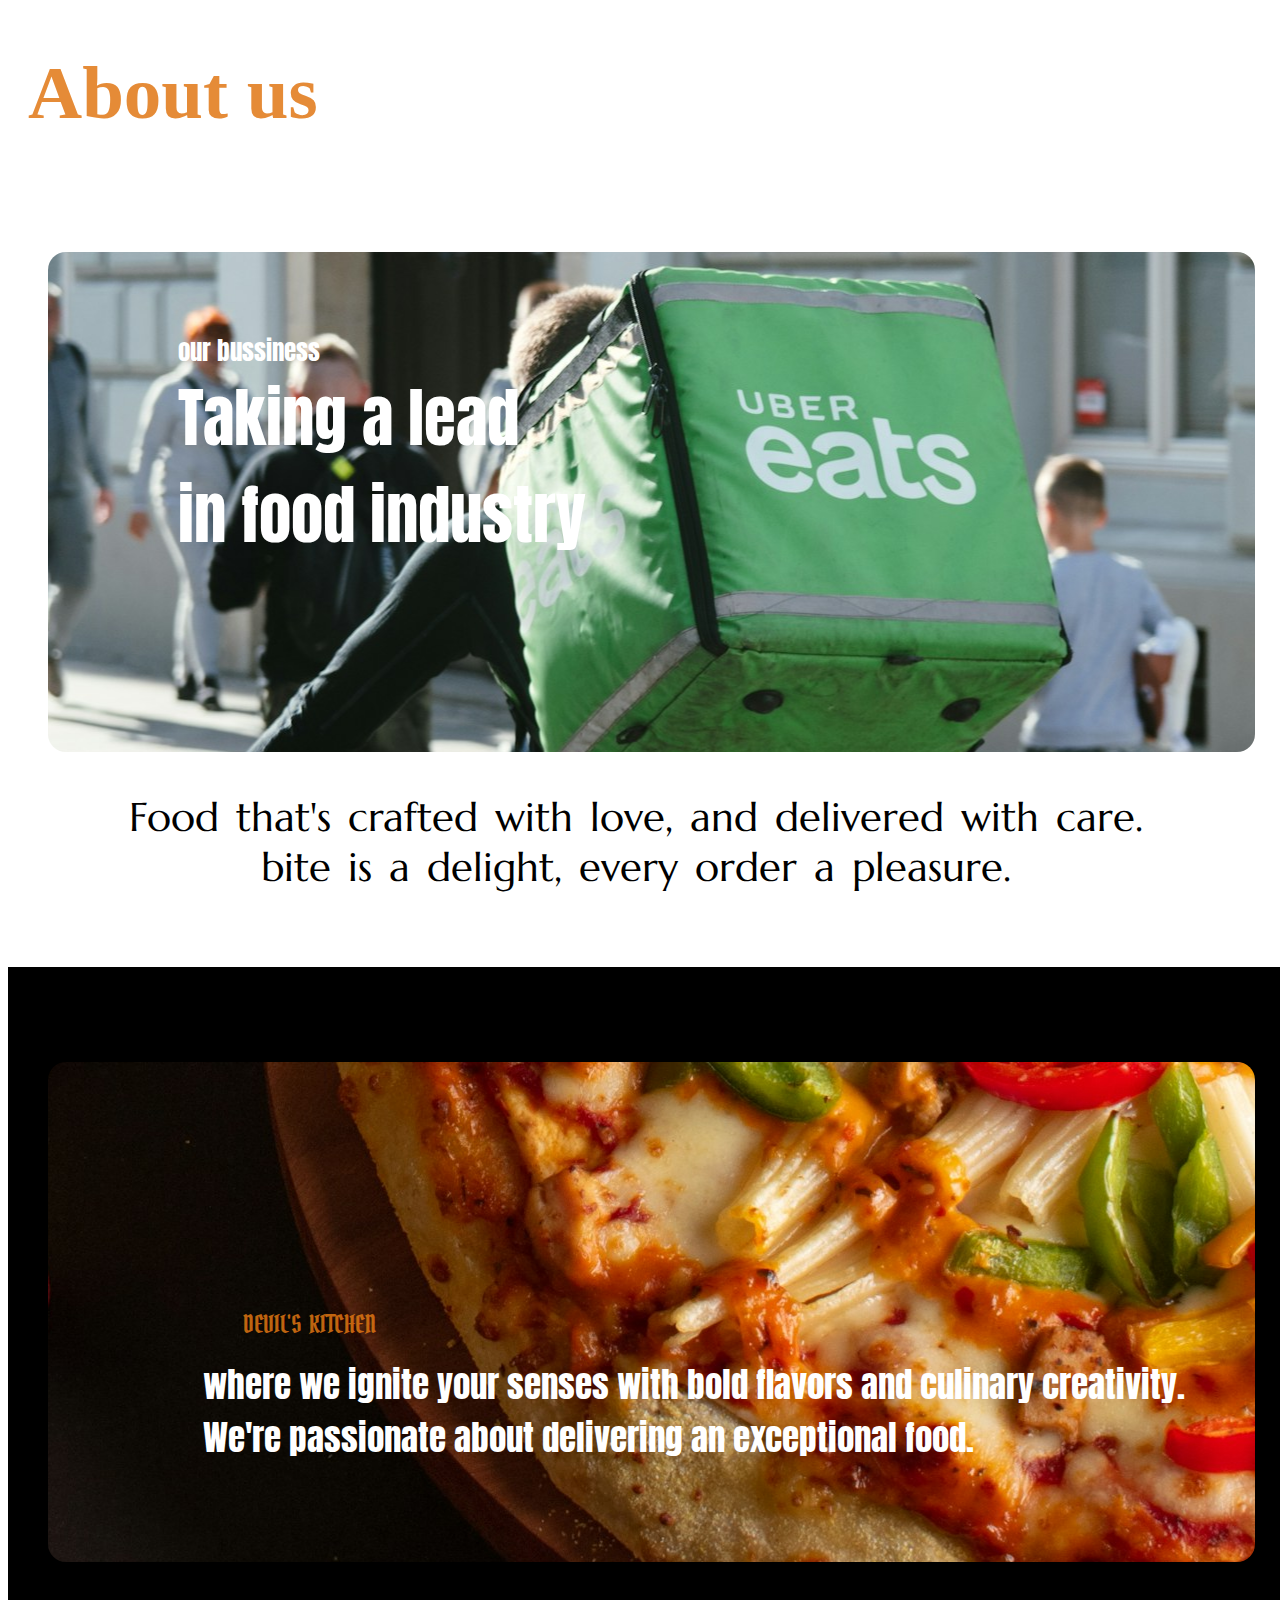
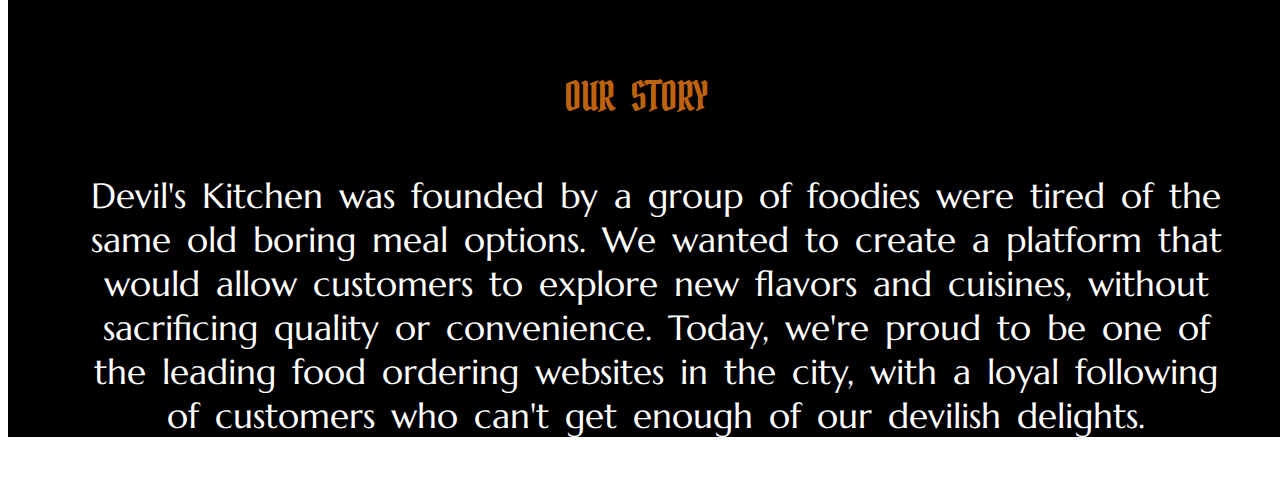
<file: about_us.html>
<!DOCTYPE html>
<html lang="en">

<head>
    <meta charset="UTF-8">
    <meta name="viewport" content="width=device-width, initial-scale=1.0">
    <title>about-us</title>
    <link rel="stylesheet" href="about_us.css">
    <link href="https://fonts.googleapis.com/css2?family=Anton&display=swap" rel="stylesheet">
    <link href="https://fonts.googleapis.com/css2?family=Bokor&family=Marcellus&display=swap" rel="stylesheet">



</head>

<body>
    <h1 class="abt">About us</h1>
    <div class="block1">
        <div class="big_innerblock">
            <p class="big_1"> our bussiness </p>
            <p class="big_2">Taking a lead<br>in food industry</p>
        </div>
        <div class="small_innerblock">
            <p class="small_1" style="font-family: Marcellus;">Food that's crafted with love, and delivered with care.
                <br> bite is a delight, every
                order a pleasure.</p>
        </div>
    </div>

    <div class="block2">
        <div class="big_innerblock2">
            <p class="big_3" style="font-family: Bokor;">DEVIL'S KITCHEN</p>
            <p class="big_4"> where we ignite your senses with bold flavors and culinary creativity.<br> We're
                passionate about delivering
                an exceptional food.</p>

        </div>
        <div class="small_innerblock2">
            <p class="small_2">OUR STORY</p>
            <p class="small_3" style="font-family: Marcellus;">Devil's Kitchen was founded by a group of foodies  were tired of the
                same old boring meal options. We wanted to create a platform that would allow customers to explore new
                flavors and cuisines, without sacrificing quality or convenience. Today, we're proud to be one of the
                leading food ordering websites in the city, with a loyal following of customers who can't get enough of
                our devilish delights.</p>

        </div>
    </div>
</body>

</html>
</file>
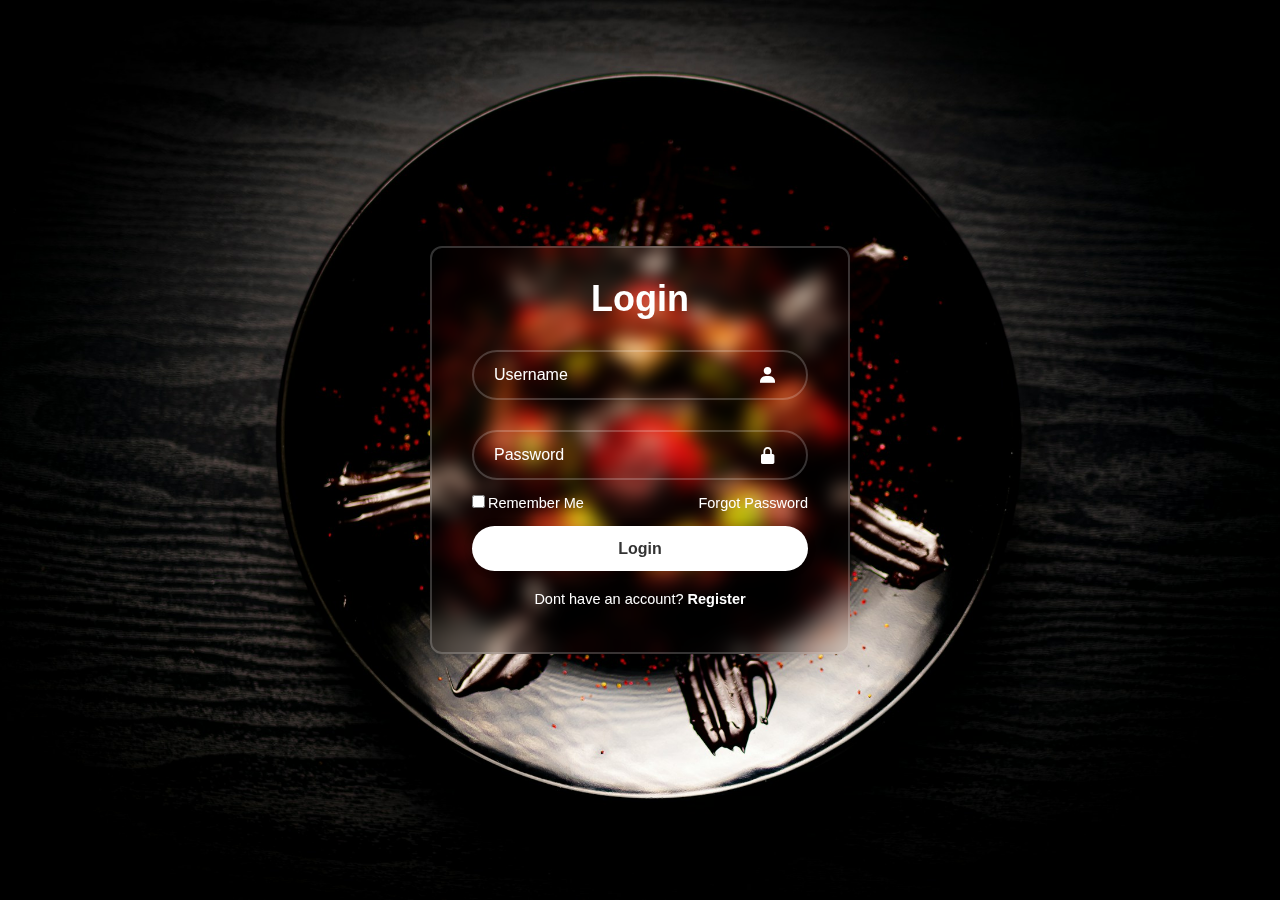
<file: login.html>
<!DOCTYPE html>
<html lang="en">
<head>
  <meta charset="UTF-8">
  <meta name="viewport" content="width=device-width, initial-scale=1.0">
  <title>Login Form | Dan Aleko</title>
  <link rel="stylesheet" href="style1.css">
  <link href='https://unpkg.com/boxicons@2.1.4/css/boxicons.min.css' rel='stylesheet'>
</head>
<body>
  
  <div class="wrapper">
    <form action="">
      <h1>Login</h1>
      <div class="input-box">
        <input type="text" placeholder="Username" required>
        <i class='bx bxs-user'></i>
      </div>
      <div class="input-box">
        <input type="password" placeholder="Password" required>
        <i class='bx bxs-lock-alt' ></i>
      </div>
      <div class="remember-forgot">
        <label><input type="checkbox">Remember Me</label>
        <a href="#">Forgot Password</a>
      </div>
      <button type="submit" class="btn">Login</button>
      <div class="register-link">
        <p>Dont have an account? <a href="./register.html">Register</a></p>
      </div>
    </form>
  </div>
</body>
</html>
</file>
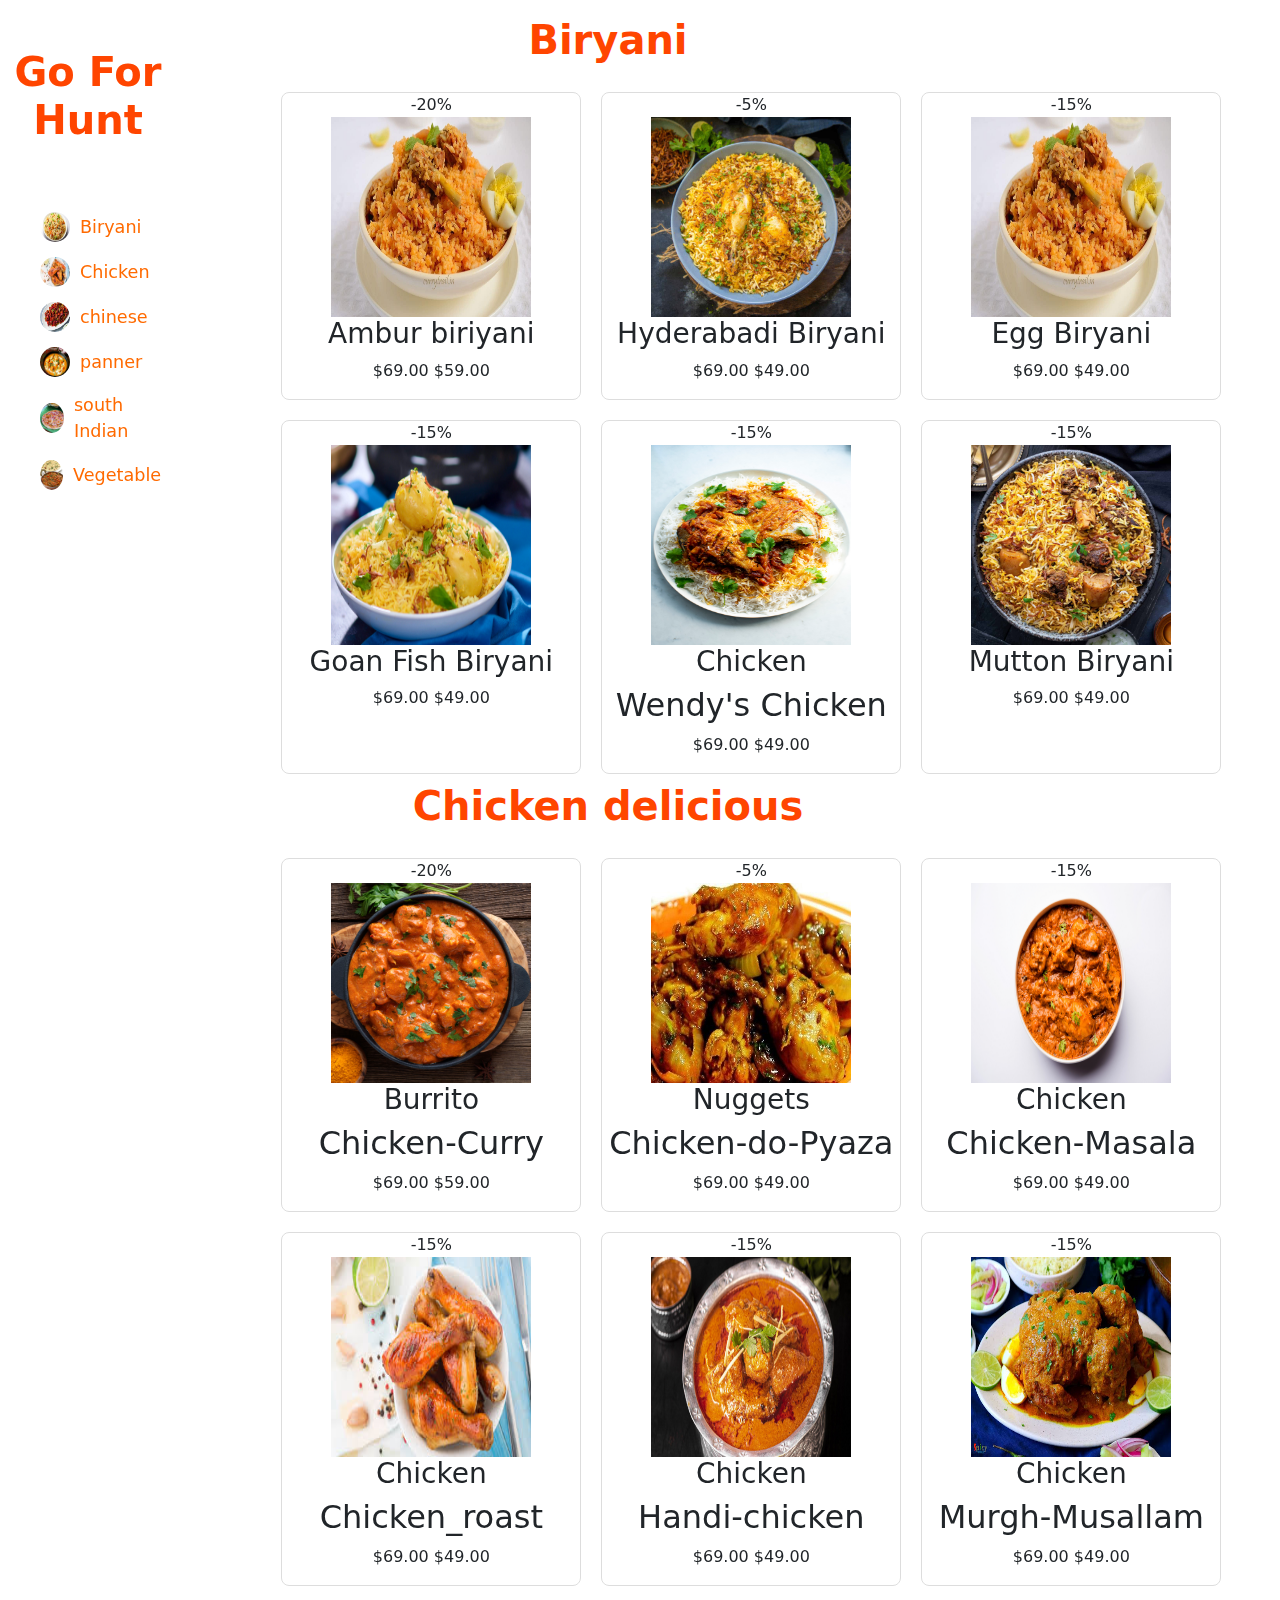
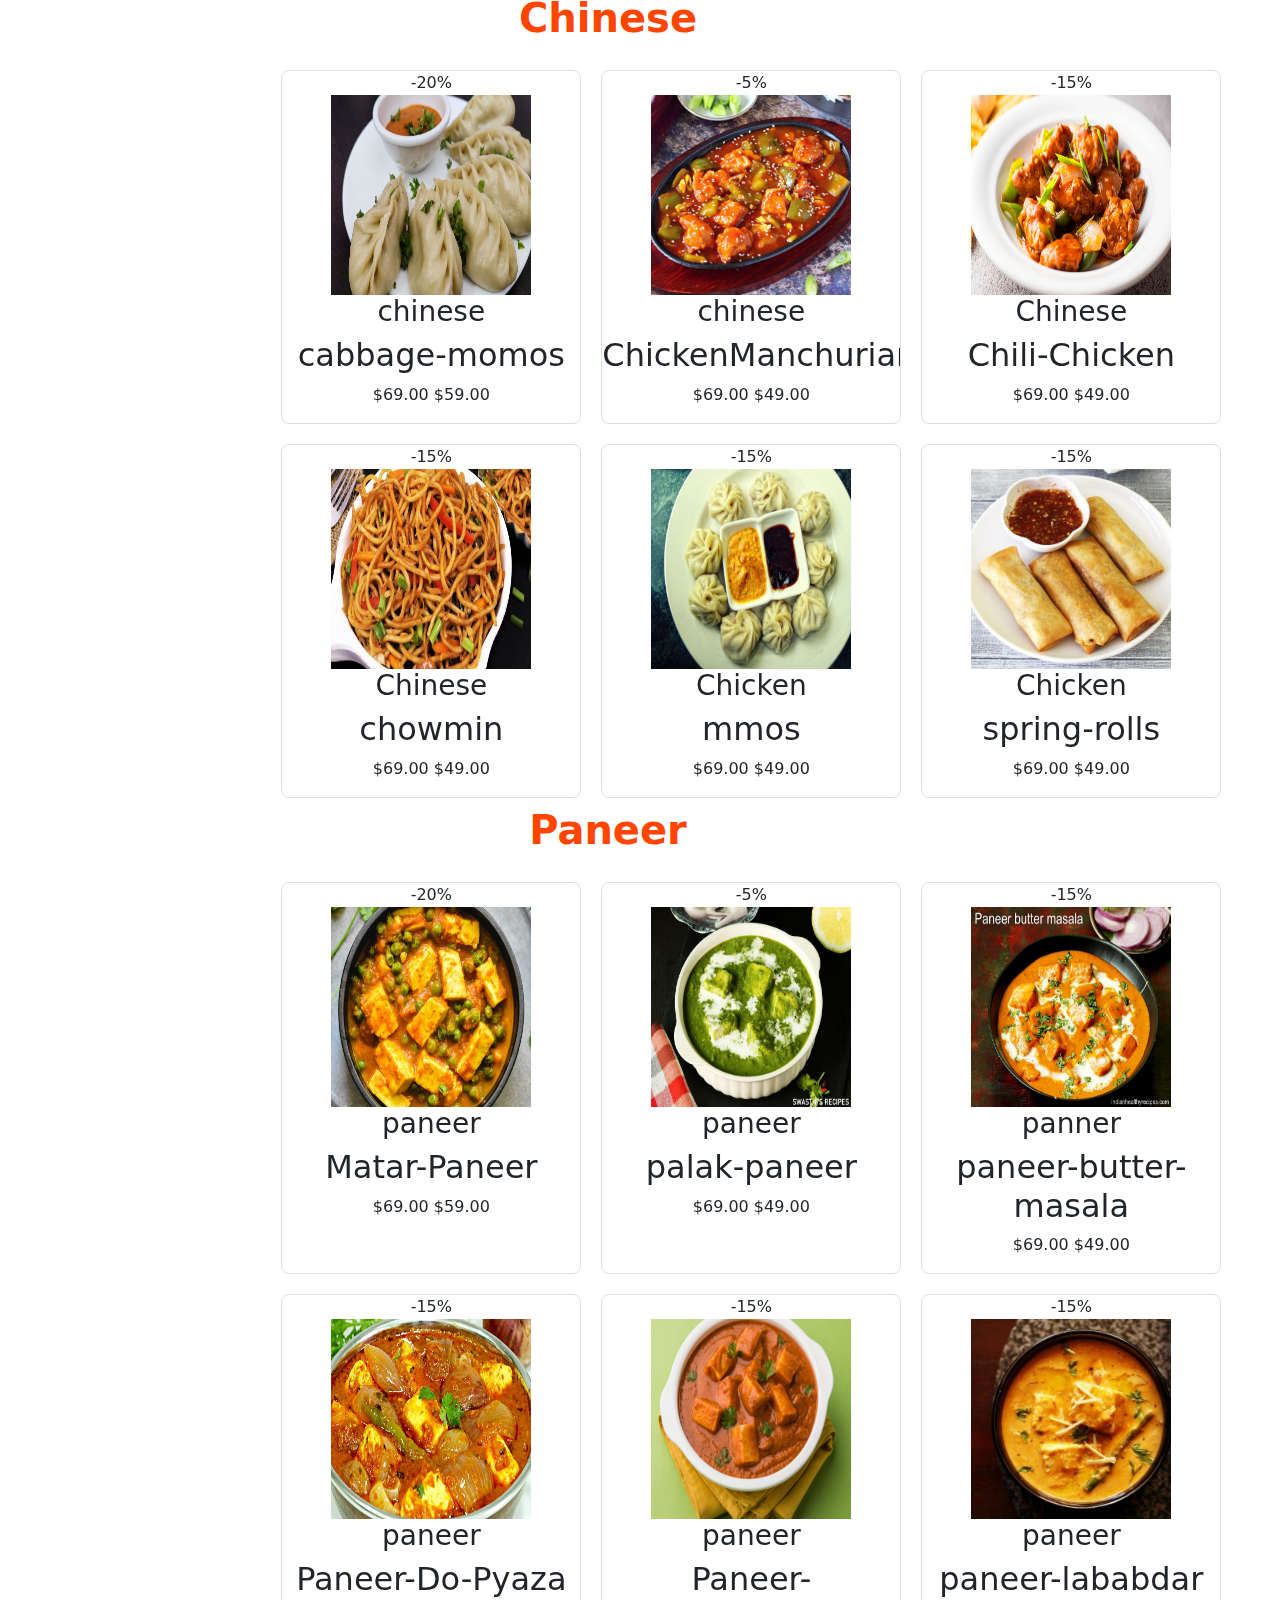
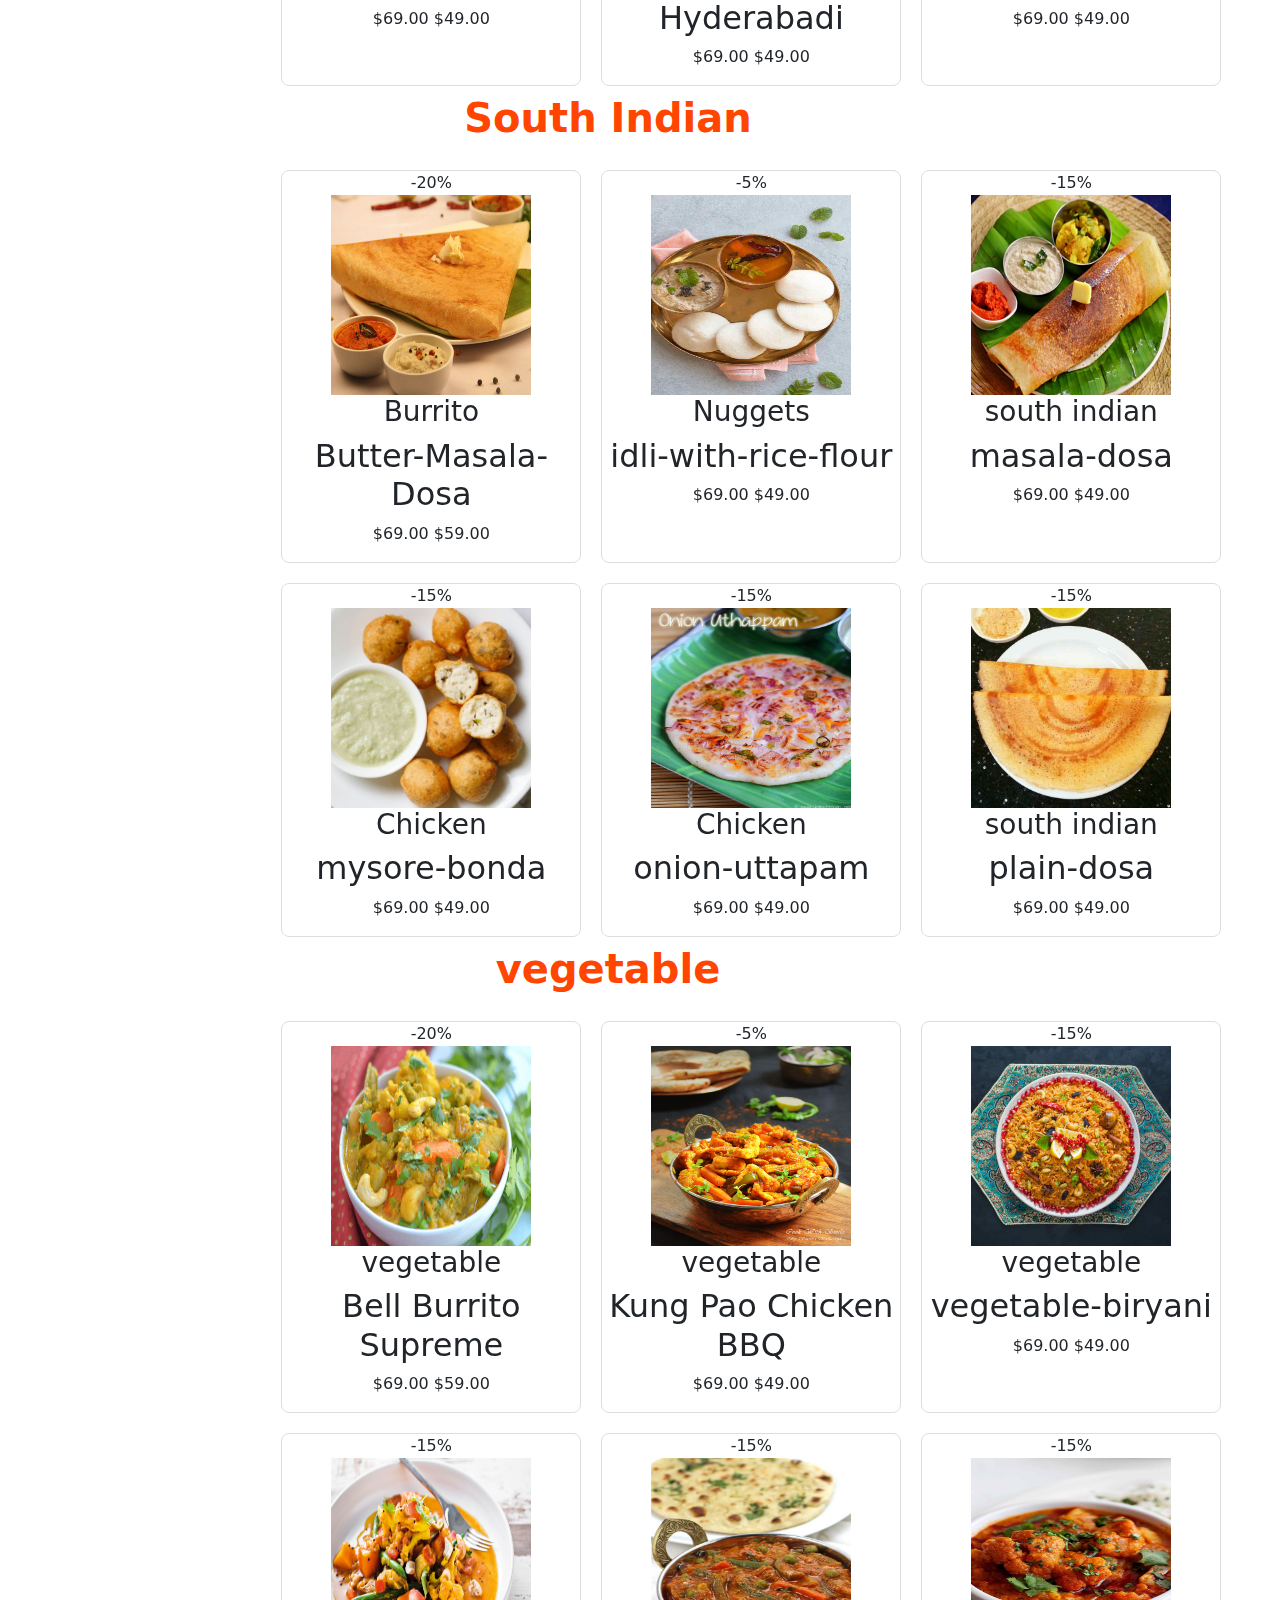
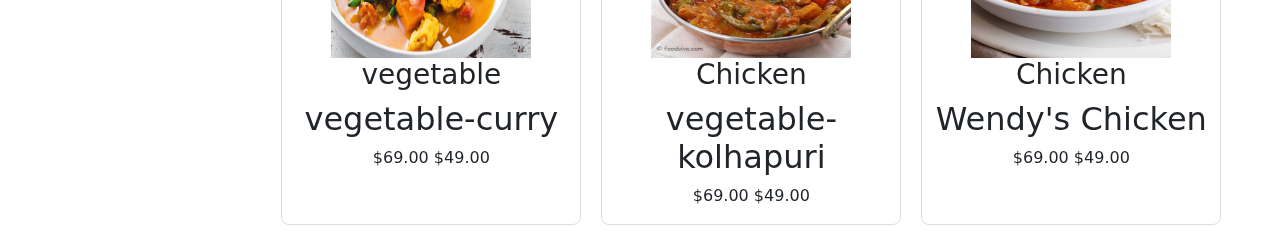
<file: order.html>
<!DOCTYPE html>
<html lang="en">
<head>
    <meta charset="UTF-8">
    <meta name="viewport" content="width=device-width, initial-scale=1.0">
    <title>Biryani Menu</title>
    <link href="https://cdn.jsdelivr.net/npm/bootstrap@5.3.3/dist/css/bootstrap.min.css" rel="stylesheet" integrity="sha384-QWTKZyjpPEjISv5WaRU9OFeRpok6YctnYmDr5pNlyT2bRjXh0JMhjY6hW+ALEwIH" crossorigin="anonymous">
    <script src="https://cdn.jsdelivr.net/npm/bootstrap@5.3.3/dist/js/bootstrap.bundle.min.js" integrity="sha384-YvpcrYf0tY3lHB60NNkmXc5s9fDVZLESaAA55NDzOxhy9GkcIdslK1eN7N6jIeHz" crossorigin="anonymous"></script>
    <style>
        body {
            display: flex;
        }
        .menu {
            max-width: 800px;
            display: grid;
            grid-template-columns: repeat(3, 1fr);
            gap: 20px;
        }
        .menu-item {
            background-color: #fff;
            border: 1px solid #ddd;
            border-radius: 8px;
            overflow: hidden;
            width: 300px;
            text-align: center;
            position: relative;
            cursor: pointer;
        }
        .menu-item img {
            width: 200px;
            height: 200px;
        }
        .sidebar {
            width: 200px;
            position: sticky;
            top: 20px;
            height: 100vh;
            padding-top: 20px;
        }
        .order-now {
            display: none;
            position: absolute;
            top: 50%;
            left: 50%;
            transform: translate(-50%, -50%);
            background-color: #ff6a00;
            color: white;
            padding: 10px;
            border-radius: 5px;
        }
        .text-orange {
            color: #ff4500;
            font-size: 2.5rem;
            font-weight: bold;
            margin-bottom: 20px;
            text-align: center;
        }
        .sidebar ul {
            list-style: none;
            padding: 40px;
        }
        .sidebar ul li {
            margin-bottom: 15px;
        }
        .sidebar ul li a {
            text-decoration: none;
            color: #ff6a00;
            font-size: 1.1rem;
            display: flex;
            align-items: center;
        }
        .sidebar ul li a img {
            margin-right: 10px;
            border-radius: 50%;
            width: 30px;
            height: 30px;
        }
    </style>
</head>
<body>
    
    <div class="row d-flex justify-content-between">
        
    <div class="sidebar col-sm-3 ">
        <h2 class="text-orange p-2">Go For Hunt</h2>
        <ul>
            <li><a href="#one"><img src="./images/biryani/kashmiri.pulao.jpg" alt="Biryani">Biryani</a></li>
            <li><a href="#two"><img src="./images/chicken/Chicken_roast.jpg" alt="Chicken">Chicken</a></li>
            <li><a href="#three"><img src="./images/chinese/szechuan-chicken.jpg" alt="Paneer">chinese</a></li>
            <li><a href="#four"><img src="./images/paneer/paneer-butter-masala.jpg" alt="Vegetable">panner</a></li>
            <li><a href="#five"><img src="./images/south indian/onion-uttapam.jpg" alt="Chinese">south Indian</a></li>
            <li><a href="#six"><img src="./images/vegetable/vegetable-kolhapuri.jpg" alt="South Indian">Vegetable</a></li>
        </ul>
    </div>

    <div class="container col-sm-8  ">
        <div class="div4 p-2">
            <div class="div3" id="one">
            <h1 class="text-orange p-2">Biryani</h1>
            <div class="menu">
                <div class="menu-item">
                    <div class="discount">-20%</div>
                    <img src="./images/biryani/Ambur-Chicken-Biryani.jpg" alt="Bell Burrito Supreme">
                    <div class="order-now">Order Now</div>
                    <div class="info">
                        <h3>Ambur biriyani</h3>
                        <h2></h2>
                        <p class="price"><span>$69.00</span> $59.00</p>
                    </div>
                </div>
                <div class="menu-item">
                    <div class="discount">-5%</div>
                    <img src="./images/biryani/Chicken-Biryani-hyd.jpg" alt="Kung Pao Chicken BBQ">
                    <div class="order-now">Order Now</div>
                    <div class="info">
                        <h3>Hyderabadi Biryani</h3>
                        <h2></h2>
                        <p class="price"><span>$69.00</span> $49.00</p>
                    </div>
                </div>
                <div class="menu-item">
                    <div class="discount">-15%</div>
                    <img src="./images/biryani/Ambur-Chicken-Biryani.jpg" alt="Wendy's Chicken">
                    <div class="order-now">Order Now</div>
                    <div class="info">
                        <h3>Egg Biryani</h3>
                        <h2></h2>
                        <p class="price"><span>$69.00</span> $49.00</p>
                    </div>
                    </div>
                    <div class="menu-item">
                        <div class="discount">-15%</div>
                        <img src="./images/biryani/egg-biryani.jpeg" alt="Wendy's Chicken">
                        <div class="order-now">Order Now</div>
                        <div class="info">
                            <h3>Goan Fish Biryani</h3>
                            <h2></h2>
                            <p class="price"><span>$69.00</span> $49.00</p>
                        </div>
</div>
                    
                        <div class="menu-item">
                            <div class="discount">-15%</div>
                            <img src="./images/biryani/goan-fish-biryani.jpg" alt="Wendy's Chicken">
                            <div class="order-now">Order Now</div>
                            <div class="info">
                                <h3>Chicken</h3>
                                <h2>Wendy's Chicken</h2>
                                <p class="price"><span>$69.00</span> $49.00</p>
                            </div></div>
                            <div class="menu-item">
                                <div class="discount">-15%</div>
                                <img src="./images/biryani/hyd-Mutton-Biryani.jpg" alt="Wendy's Chicken">
                                <div class="order-now">Order Now</div>
                                <div class="info">
                                    <h3>Mutton Biryani</h3>
                                    <h2></h2>
                                    <p class="price"><span>$69.00</span> $49.00</p>
                                </div></div>
               
            </div>
        </div>
        <div class="div3"  id="two">
            <h1 class="text-orange p-2">Chicken delicious</h1>
            <div class="menu">
                <div class="menu-item">
                    <div class="discount">-20%</div>
                    <img src="./images/chicken/Chicken-Curry.jpg" alt="Bell Burrito Supreme">
                    <div class="order-now">Order Now</div>
                    <div class="info">
                        <h3>Burrito</h3>
                        <h2>Chicken-Curry</h2>
                        <p class="price"><span>$69.00</span> $59.00</p>
                    </div>
                </div>
                <div class="menu-item">
                    <div class="discount">-5%</div>
                    <img src="./images/chicken/Chicken-do-Pyaza.jpg" alt="Kung Pao Chicken BBQ">
                    <div class="order-now">Order Now</div>
                    <div class="info">
                        <h3>Nuggets</h3>
                        <h2>Chicken-do-Pyaza</h2>
                        <p class="price"><span>$69.00</span> $49.00</p>
                    </div>
                </div>
                <div class="menu-item">
                    <div class="discount">-15%</div>
                    <img src="./images/chicken/Chicken-Masala.jpeg" alt="Wendy's Chicken">
                    <div class="order-now">Order Now</div>
                    <div class="info">
                        <h3>Chicken</h3>
                        <h2>Chicken-Masala</h2>
                        <p class="price"><span>$69.00</span> $49.00</p>
                    </div>
                    </div>
                    <div class="menu-item">
                        <div class="discount">-15%</div>
                        <img src="./images/chicken/Chicken_roast.jpg" alt="Wendy's Chicken">
                        <div class="order-now">Order Now</div>
                        <div class="info">
                            <h3>Chicken</h3>
                            <h2>Chicken_roast</h2>
                            <p class="price"><span>$69.00</span> $49.00</p>
                        </div>
</div>
                    
                        <div class="menu-item">
                            <div class="discount">-15%</div>
                            <img src="./images/chicken/Handi-chicken.jpg" alt="Wendy's Chicken">
                            <div class="order-now">Order Now</div>
                            <div class="info">
                                <h3>Chicken</h3>
                                <h2>Handi-chicken</h2>
                                <p class="price"><span>$69.00</span> $49.00</p>
                            </div></div>
                            <div class="menu-item">
                                <div class="discount">-15%</div>
                                <img src="./images/chicken/Murgh-Musallam.jpg" alt="Wendy's Chicken">
                                <div class="order-now">Order Now</div>
                                <div class="info">
                                    <h3>Chicken</h3>
                                    <h2>Murgh-Musallam</h2>
                                    <p class="price"><span>$69.00</span> $49.00</p>
                                </div></div>
               
            </div>
    </div>
    <div class="div3"  id="three">
        <h1 class="text-orange p-2">Chinese</h1>
        <div class="menu">
            <div class="menu-item">
                <div class="discount">-20%</div>
                <img src="./images/chinese/cabbage-momos-.jpg" alt="Bell Burrito Supreme">
                <div class="order-now">Order Now</div>
                <div class="info">
                    <h3>chinese</h3>
                    <h2>cabbage-momos</h2>
                    <p class="price"><span>$69.00</span> $59.00</p>
                </div>
            </div>
            <div class="menu-item">
                <div class="discount">-5%</div>
                <img src="./images/chinese/ChickenManchurian.jpg" alt="Kung Pao Chicken BBQ">
                <div class="order-now">Order Now</div>
                <div class="info">
                    <h3>chinese</h3>
                    <h2>ChickenManchurian</h2>
                    <p class="price"><span>$69.00</span> $49.00</p>
                </div>
            </div>
            <div class="menu-item">
                <div class="discount">-15%</div>
                <img src="./images/chinese/Chili-Chicken.jpg" alt="Wendy's Chicken">
                <div class="order-now">Order Now</div>
                <div class="info">
                    <h3>Chinese</h3>
                    <h2>Chili-Chicken</h2>
                    <p class="price"><span>$69.00</span> $49.00</p>
                </div>
                </div>
                <div class="menu-item">
                    <div class="discount">-15%</div>
                    <img src="./images/chinese/chowmin.jpg" alt="Wendy's Chicken">
                    <div class="order-now">Order Now</div>
                    <div class="info">
                        <h3>Chinese</h3>
                        <h2>chowmin</h2>
                        <p class="price"><span>$69.00</span> $49.00</p>
                    </div>
</div>
                
                    <div class="menu-item">
                        <div class="discount">-15%</div>
                        <img src="./images/chinese/mmos.jpg" alt="Wendy's Chicken">
                        <div class="order-now">Order Now</div>
                        <div class="info">
                            <h3>Chicken</h3>
                            <h2>mmos</h2>
                            <p class="price"><span>$69.00</span> $49.00</p>
                        </div></div>
                        <div class="menu-item">
                            <div class="discount">-15%</div>
                            <img src="./images/chinese/spring-rolls.jpg" alt="Wendy's Chicken">
                            <div class="order-now">Order Now</div>
                            <div class="info">
                                <h3>Chicken</h3>
                                <h2>spring-rolls</h2>
                                <p class="price"><span>$69.00</span> $49.00</p>
                            </div></div>
           
        </div>
    </div>
    <div class="div3"  id="four">
        <h1 class="text-orange p-2">Paneer</h1>
        <div class="menu">
            <div class="menu-item">
                <div class="discount">-20%</div>
                <img src="./images/paneer/Matar-Paneer.jpg" alt="Bell Burrito Supreme">
                <div class="order-now">Order Now</div>
                <div class="info">
                    <h3>paneer</h3>
                    <h2>Matar-Paneer</h2>
                    <p class="price"><span>$69.00</span> $59.00</p>
                </div>
            </div>
            <div class="menu-item">
                <div class="discount">-5%</div>
                <img src="./images/paneer/palak-paneer.jpg" alt="Kung Pao Chicken BBQ">
                <div class="order-now">Order Now</div>
                <div class="info">
                    <h3>paneer</h3>
                    <h2>palak-paneer</h2>
                    <p class="price"><span>$69.00</span> $49.00</p>
                </div>
            </div>
            <div class="menu-item">
                <div class="discount">-15%</div>
                <img src="./images/paneer/paneer-butter-masala.jpg" alt="Wendy's Chicken">
                <div class="order-now">Order Now</div>
                <div class="info">
                    <h3>panner</h3>
                    <h2>paneer-butter-masala</h2>
                    <p class="price"><span>$69.00</span> $49.00</p>
                </div>
                </div>
                <div class="menu-item">
                    <div class="discount">-15%</div>
                    <img src="./images/paneer/Paneer-Do-Pyaza.jpg" alt="Wendy's Chicken">
                    <div class="order-now">Order Now</div>
                    <div class="info">
                        <h3>paneer</h3>
                        <h2>Paneer-Do-Pyaza</h2>
                        <p class="price"><span>$69.00</span> $49.00</p>
                    </div>
</div>
                
                    <div class="menu-item">
                        <div class="discount">-15%</div>
                        <img src="./images/paneer/Paneer-Hyderabadi.jpg" alt="Wendy's Chicken">
                        <div class="order-now">Order Now</div>
                        <div class="info">
                            <h3>paneer</h3>
                            <h2>Paneer-Hyderabadi</h2>
                            <p class="price"><span>$69.00</span> $49.00</p>
                        </div></div>
                        <div class="menu-item">
                            <div class="discount">-15%</div>
                            <img src="./images/paneer/paneer-lababdar.jpg" alt="Wendy's Chicken">
                            <div class="order-now">Order Now</div>
                            <div class="info">
                                <h3>paneer</h3>
                                <h2>paneer-lababdar</h2>
                                <p class="price"><span>$69.00</span> $49.00</p>
                            </div></div>
           
        </div>
    </div>
    <div class="div3"  id="five">
        <h1 class="text-orange p-2">South Indian</h1>
        <div class="menu">
            <div class="menu-item">
                <div class="discount">-20%</div>
                <img src="./images/south indian/Butter-Masala-Dosa.png" alt="Bell Burrito Supreme">
                <div class="order-now">Order Now</div>
                <div class="info">
                    <h3>Burrito</h3>
                    <h2>Butter-Masala-Dosa</h2>
                    <p class="price"><span>$69.00</span> $59.00</p>
                </div>
            </div>
            <div class="menu-item">
                <div class="discount">-5%</div>
                <img src="./images/south indian/idli-with-rice-flour.jpg" alt="Kung Pao Chicken BBQ">
                <div class="order-now">Order Now</div>
                <div class="info">
                    <h3>Nuggets</h3>
                    <h2>idli-with-rice-flour</h2>
                    <p class="price"><span>$69.00</span> $49.00</p>
                </div>
            </div>
            <div class="menu-item">
                <div class="discount">-15%</div>
                <img src="./images/south indian/masala-dosa.jpg" alt="Wendy's Chicken">
                <div class="order-now">Order Now</div>
                <div class="info">
                    <h3>south indian</h3>
                    <h2>masala-dosa</h2>
                    <p class="price"><span>$69.00</span> $49.00</p>
                </div>
                </div>
                <div class="menu-item">
                    <div class="discount">-15%</div>
                    <img src="./images/south indian/mysore-bonda.jpg" alt="Wendy's Chicken">
                    <div class="order-now">Order Now</div>
                    <div class="info">
                        <h3>Chicken</h3>
                        <h2>mysore-bonda</h2>
                        <p class="price"><span>$69.00</span> $49.00</p>
                    </div>
</div>
                
                    <div class="menu-item">
                        <div class="discount">-15%</div>
                        <img src="./images/south indian/onion-uttapam.jpg" alt="Wendy's Chicken">
                        <div class="order-now">Order Now</div>
                        <div class="info">
                            <h3>Chicken</h3>
                            <h2>onion-uttapam</h2>
                            <p class="price"><span>$69.00</span> $49.00</p>
                        </div></div>
                        <div class="menu-item">
                            <div class="discount">-15%</div>
                            <img src="./images/south indian/plain-dosa.jpeg" alt="Wendy's Chicken">
                            <div class="order-now">Order Now</div>
                            <div class="info">
                                <h3>south indian</h3>
                                <h2>plain-dosa</h2>
                                <p class="price"><span>$69.00</span> $49.00</p>
                            </div></div>
           
        </div>
    </div>
    <div class="div3"  id="six">
        <h1 class="text-orange p-2">vegetable</h1>
        <div class="menu">
            <div class="menu-item">
                <div class="discount">-20%</div>
                <img src="./images/vegetable/navratan-korma_-vegetable.png" alt="Bell Burrito Supreme">
                <div class="order-now">Order Now</div>
                <div class="info">
                    <h3>vegetable</h3>
                    <h2>Bell Burrito Supreme</h2>
                    <p class="price"><span>$69.00</span> $59.00</p>
                </div>
            </div>
            <div class="menu-item">
                <div class="discount">-5%</div>
                <img src="./images/vegetable/VEG-JALFREZI.jpg" alt="Kung Pao Chicken BBQ">
                <div class="order-now">Order Now</div>
                <div class="info">
                    <h3>vegetable</h3>
                    <h2>Kung Pao Chicken BBQ</h2>
                    <p class="price"><span>$69.00</span> $49.00</p>
                </div>
            </div>
            <div class="menu-item">
                <div class="discount">-15%</div>
                <img src="./images/vegetable/vegetable-biryani.jpg" alt="Wendy's Chicken">
                <div class="order-now">Order Now</div>
                <div class="info">
                    <h3>vegetable</h3>
                    <h2>vegetable-biryani</h2>
                    <p class="price"><span>$69.00</span> $49.00</p>
                </div>
                </div>
                <div class="menu-item">
                    <div class="discount">-15%</div>
                    <img src="./images/vegetable/vegetable-curry.jpeg" alt="Wendy's Chicken">
                    <div class="order-now">Order Now</div>
                    <div class="info">
                        <h3>vegetable</h3>
                        <h2>vegetable-curry</h2>
                        <p class="price"><span>$69.00</span> $49.00</p>
                    </div>
</div>
                
                    <div class="menu-item">
                        <div class="discount">-15%</div>
                        <img src="./images/vegetable/vegetable-kolhapuri.jpg" alt="Wendy's Chicken">
                        <div class="order-now">Order Now</div>
                        <div class="info">
                            <h3>Chicken</h3>
                            <h2>vegetable-kolhapuri</h2>
                            <p class="price"><span>$69.00</span> $49.00</p>
                        </div></div>
                        <div class="menu-item">
                            <div class="discount">-15%</div>
                            <img src="./images/vegetable/vegetable-masala.jpg" alt="Wendy's Chicken">
                            <div class="order-now">Order Now</div>
                            <div class="info">
                                <h3>Chicken</h3>
                                <h2>Wendy's Chicken</h2>
                                <p class="price"><span>$69.00</span> $49.00</p>
                            </div></div>
           
        </div>
    </div>
  
    </div>
    
    </div>
    </div>
    </div>
        

    <script>
        document.querySelectorAll('.menu-item').forEach(item => {
            item.addEventListener('mouseenter', () => {
                item.querySelector('.order-now').style.display = 'block';
            });
            item.addEventListener('mouseleave', () => {
                item.querySelector('.order-now').style.display = 'none';
            });
        });

    
            document.querySelectorAll('.menu-item').forEach(item => {
                item.addEventListener('click', () => {
                    // Assuming you have stored item details in data attributes or JavaScript objects
                    const itemName = item.querySelector('.info h2').innerText;
                    const itemPrice = item.querySelector('.info .price span').innerText;
        
                    // Store data in localStorage (or you can use session storage or send it via query parameters to order.html)
                    localStorage.setItem('itemName', itemName);
                    localStorage.setItem('itemPrice', itemPrice);
        
                    // Redirect to order.html
                    window.location.href = 'order2.html';
                });
            });
     
        
    </script>
</body>
</html>
</file>
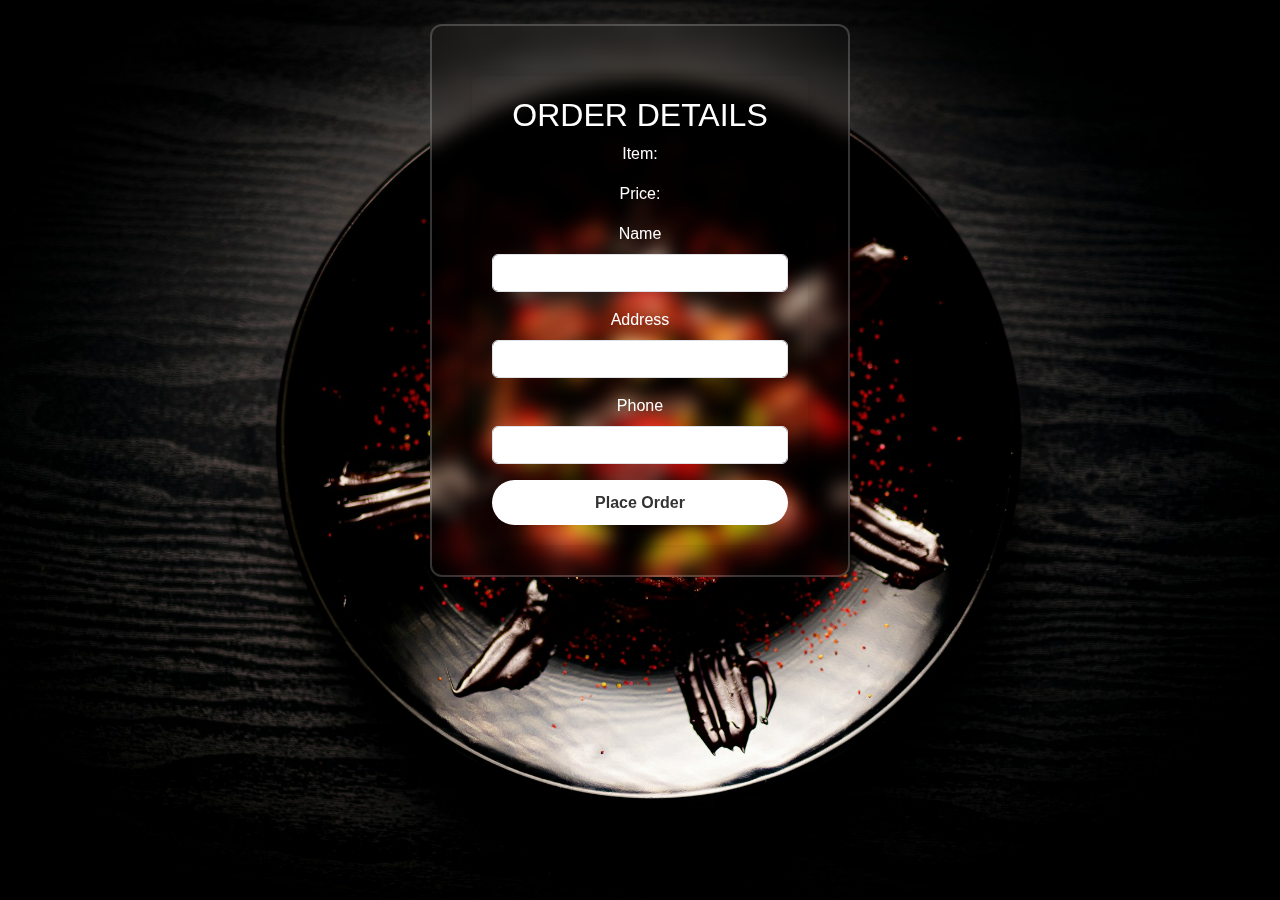
<file: order2.html>
<!DOCTYPE html>
<html lang="en">
<head>
    <meta charset="UTF-8">
    <meta name="viewport" content="width=device-width, initial-scale=1.0">
    <title>Order Details</title>
    <link href="https://cdn.jsdelivr.net/npm/bootstrap@5.3.3/dist/css/bootstrap.min.css" rel="stylesheet" integrity="sha384-QWTKZyjpPEjISv5WaRU9OFeRpok6YctnYmDr5pNlyT2bRjXh0JMhjY6hW+ALEwIH" crossorigin="anonymous">
    <script src="https://cdn.jsdelivr.net/npm/bootstrap@5.3.3/dist/js/bootstrap.bundle.min.js" integrity="sha384-YvpcrYf0tY3lHB60NNkmXc5s9fDVZLESaAA55NDzOxhy9GkcIdslK1eN7N6jIeHz" crossorigin="anonymous"></script>
    <link rel="stylesheet" href="./style1.css">
    <style>
        .order-details {
            margin-top: 20px;
            padding: 20px;
           align-items: center;
            border-radius: 8px;
            box-shadow: 0 0 10px rgba(0, 0, 0, 0.1);
        }

       
    </style>
</head>
<body>
   
    <div class="container mt-4 wrapper">
        <div class="order-details" id="orderDetails">
          <CENTER>  <h2>ORDER DETAILS</h2>
            <p>Item: <span id="orderItemName"></span></p>
            <p>Price: <span id="orderItemPrice"></span></p>
            <form>
                <div class="mb-3">
                    <label for="customerName" class="form-label">Name</label>
                    <input type="text" class="form-control" id="customerName" required>
                </div>
                <div class="mb-3">
                    <label for="customerAddress" class="form-label">Address</label>
                    <input type="text" class="form-control" id="customerAddress" required>
                </div>
                <div class="mb-3">
                    <label for="customerPhone" class="form-label">Phone</label>
                    <input type="text" class="form-control" id="customerPhone" required>
                </div>
                <button type="submit" class="btn btn-primary">Place Order</button>
            </form>
        </CENTER> </div>
    </div>

    <script>
        // Function to get query parameters
        function getQueryParams() {
            const params = new URLSearchParams(window.location.search);
            return {
                name: params.get('name'),
                price: params.get('price')
            };
        }

        // Populate order details
        document.addEventListener('DOMContentLoaded', () => {
            const { name, price } = getQueryParams();
            if (name && price) {
                document.getElementById('orderItemName').innerText = decodeURIComponent(name);
                document.getElementById('orderItemPrice').innerText = decodeURIComponent(price);
            }
        });
    </script>
</body>
</html>
</file>
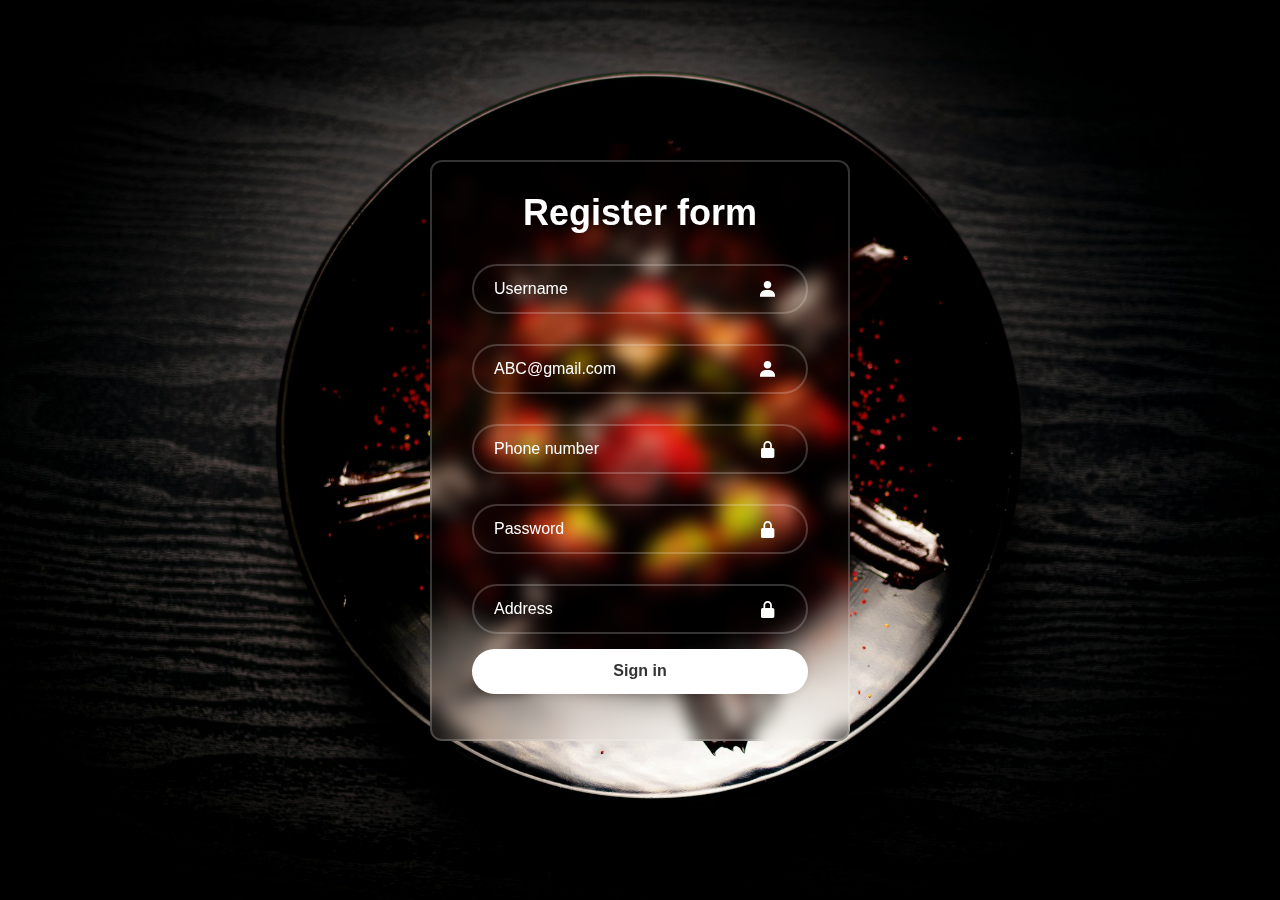
<file: register.html>
<!DOCTYPE html>
<html lang="en">
<head>
  <meta charset="UTF-8">
  <meta name="viewport" content="width=device-width, initial-scale=1.0">
  <title>Login Form | Dan Aleko</title>
  <link rel="stylesheet" href="style1.css">
  <link href='https://unpkg.com/boxicons@2.1.4/css/boxicons.min.css' rel='stylesheet'>
  <script>
    function handleSubmit(event) {
      event.preventDefault(); // Prevent the default form submission
      alert('Successfully Registered!');
      // You can add code here to handle the form data if needed
    }
  </script>
</head>
<body>
    
  <div class="wrapper">
    <form onsubmit="handleSubmit(event)">
      <h1>Register form</h1>
      <div class="input-box">
        <input type="text" placeholder="Username" required>
        <i class='bx bxs-user'></i>
      </div>
      <div class="input-box">
        <input type="email" placeholder="ABC@gmail.com" required>
        <i class='bx bxs-user'></i>
      </div>
      <div class="input-box">
        <input type="number" placeholder="Phone number" required>
        <i class='bx bxs-lock-alt' ></i>
      </div>
      <div class="input-box">
        <input type="password" placeholder="Password" required>
        <i class='bx bxs-lock-alt' ></i>
      </div>
      <div class="input-box">
        <input type="text" placeholder="Address" required>
        <i class='bx bxs-lock-alt' ></i>
      </div>
      <div class="remember-forgot">
      <button type="submit" class="btn">Sign in</button>
    </form>
  </div>
</body>
</html>
</file>
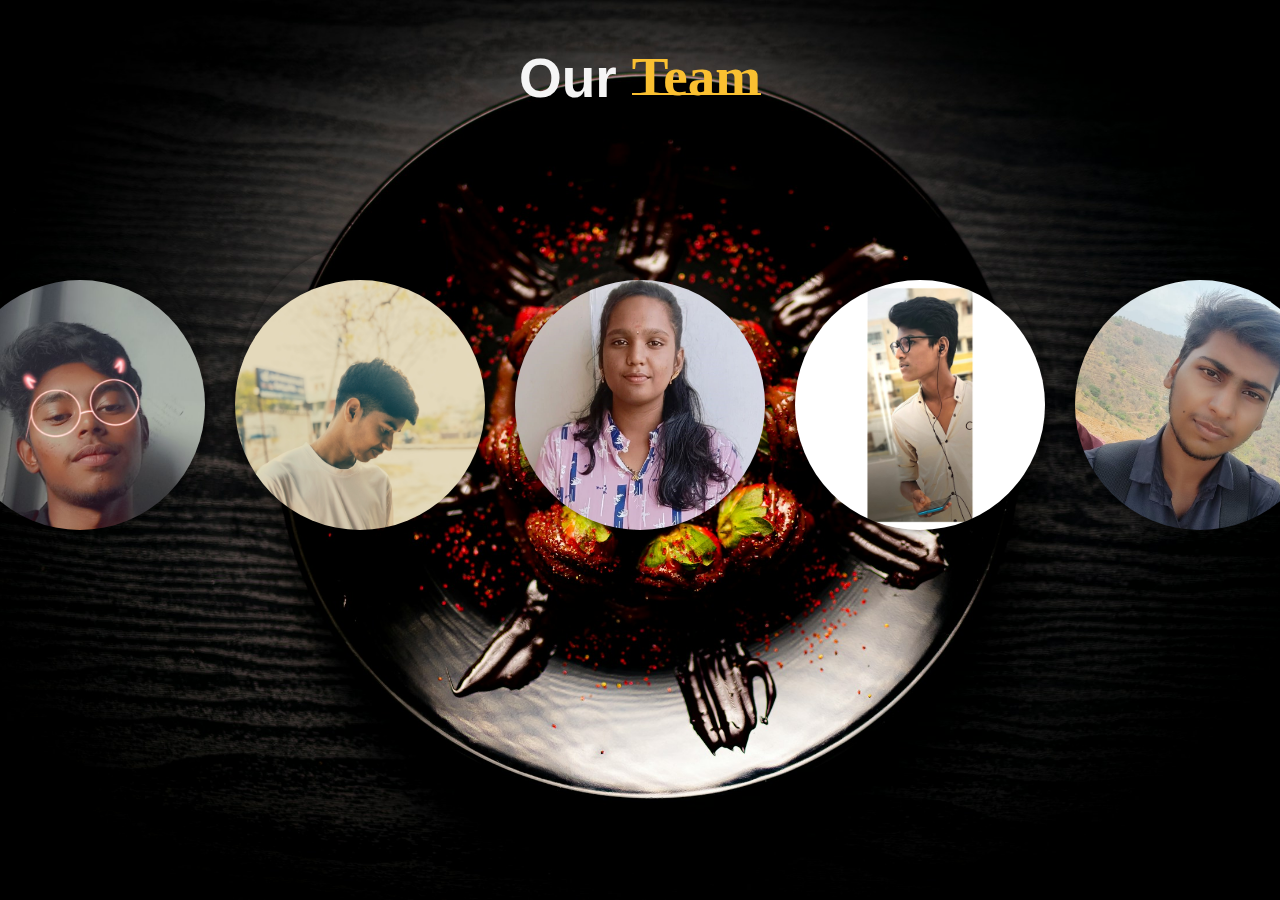
<file: team.html>
<!DOCTYPE html>
<html lang="en">
<head>
    <meta charset="UTF-8">
    <meta name="viewport" content="width=device-width, initial-scale=1.0">
    <title>Document</title>
    <link rel="stylesheet" href="./style1.css">
    
</head>
<body>
    
    
    <!--Team-->
    
    <div class="team">
        <h1 style="color:whitesmoke">Our<span>Team</span></h1>
        
        <div class="team_box">
          
            <div class="profile">
             
                <img src="./image/surya.jpg">

                <div class="info">
                    <h2 class="name">Surya</h2>
                    <p class="bio">HOME PAGE AND ARRANGING THE FULL WEBPAGE</p>

                    <div class="team_icon">
                        <i class="fa-brands fa-facebook-f"></i>
                        <i class="fa-brands fa-twitter"></i>
                        <i class="fa-brands fa-instagram"></i>
                    </div>

                </div>

            </div>

            <div class="profile">
                <img src="./image/hemanth.jpg">

                <div class="info">
                    <h2 class="name">Hemanth</h2>
                    <p class="bio">LOGIN PAGE AND REGISTER FORM</p>

                    <div class="team_icon">
                        <i class="fa-brands fa-facebook-f"></i>
                        <i class="fa-brands fa-twitter"></i>
                        <i class="fa-brands fa-instagram"></i>
                    </div>

                </div>

            </div>

            <div class="profile">
                <img src="./image/muthulakshmi.jpg">

                <div class="info">
                    <h2 class="name">Muthulakshmi</h2>
                    <p class="bio">HOME PAGE AND ARRANGING THE FULL WEBPAGE</p>

                    <div class="team_icon">
                        <i class="fa-brands fa-facebook-f"></i>
                        <i class="fa-brands fa-twitter"></i>
                        <i class="fa-brands fa-instagram"></i>
                    </div>

                </div>

            </div>

            <div class="profile">
                <img src="./image/jeevan.jpg">

                <div class="info">
                    <h2 class="name">jeevan</h2>
                    <p class="bio">CREATING SHOPPING PAGE AND ADD TO CARD</p>

                    <div class="team_icon">
                        <i class="fa-brands fa-facebook-f"></i>
                        <i class="fa-brands fa-twitter"></i>
                        <i class="fa-brands fa-instagram"></i>
                    </div>

                </div>

            </div>
            
            <div class="profile">
                <img src="./image/dinesh karthi.jpg">

                <div class="info">
                    <h2 class="name">Dinesh Karthi</h2>
                    <p class="bio">CREATING SHOPPING PAGE AND ADD TO CARD</p>

                    <div class="team_icon">
                        <i class="fa-brands fa-facebook-f"></i>
                        <i class="fa-brands fa-twitter"></i>
                        <i class="fa-brands fa-instagram"></i>
                    </div>

                </div>

            </div>

        </div>

    </div>



    <!--Footer-->

  
</body>
</html>
</file>
<file: about_us.css>
.abt{
    font-size: 75px;
    color:#e07612d7;
    padding-left: 20px;
    


}

.block1{
    width: 98%;
    height: 700px;
    background-color: rgb(255, 255, 255);
    padding:40px;
    

}

.small_innerblock{
    color: rgb(0, 0, 0);
    width: 95%;
    height: 80px;

}


.big_innerblock{
    background-color: rgb(255, 255, 255);
    background-image: url(./images/kai-pilger-dwBZLRPhHjc-unsplash.jpg);
    background-repeat:no-repeat;
    background-position-y: center;
    background-position-x: center ;
   
    color: rgb(255, 255, 255);
    font-family: "Anton", sans-serif;
    font-weight: 400;
    font-style: normal;
    font-size: 30px;

    width: 95%;
    height: 500px;
    border-radius: 18px;
    padding-left: 30px;
   
}

.big_1{
    padding-left: 100px;
    padding-top: 80px;
    font-size: 25px;

    margin-bottom: 0%;
}

.big_2{
    
    padding-left: 100px;
    font-size: 65px;

    margin: 0%;

}

.small_1{
    text-align: center;
    font-size: 40px;
    font-weight: 400;
    word-spacing: 5px;   
}
 
/*block2*/
.block2{
    width: 98%;
    height: 1000px;
    background-color: rgb(0, 0, 0);
    padding-left:40px;
    padding-right:40px;
    padding-top: 70px;
}

.big_innerblock2{
    background-color: rgb(255, 255, 255);
    background-image: url(./images/pranjall-kumar-sejqj6Eaqe8-unsplash.jpg);
    background-repeat:no-repeat;
    background-position-y:80%;
    background-position-x: 60%;
   
    color: rgb(255, 255, 255);
    font-family: "Anton", sans-serif;
    font-weight: 400;
    font-style: normal;
    font-size: 30px;

    width: 95%;
    height: 500px;
    border-radius: 18px;
    padding-left: 30px;
   
    
    

}

.big_3{
    color:#e07612d7;
    padding-left: 165px;
    padding-top:240px;
    font-size: 25px;

    margin-bottom: 0%;
    
}

.big_4{
    
    padding-left: 125px;
    font-size: 35px;

    margin-top: 10px;
    

}
.small_innerblock2{
    color: rgb(255, 255, 255);
    width: 95%;
    height: 500px;


}

.small_2{
    color:#e07612d7;
    font-family: "Bokor";
    font-weight: 400;
    font-size: 40px;
    word-spacing: 5px; 
    text-align: center;
    padding-top: 60px;


}

.small_3{
    font-family: "Marcellus";
    font-weight: 400;
    text-align: center;
    font-size: 35px;
    word-spacing: 5px;    
    padding-left: 40px;
}
</file>
<file: style1.css>
body{
    background-color: aliceblue;
    font-family:system-ui;

}
.container {
    inline-size: 1000px;
    margin: auto;
    transition: 0.5s;
   
  }
  
  header {
    display: grid;
    grid-template-columns: 1fr 50px;
    margin-block-start: 50px;
  }
  
  header .shopping {
    position: relative;
    text-align: end;
  }
  
  header .shopping img {
    inline-size: 40px;
  }
  header .shopping span {
    background-color: red;
    border-radius: 50%;
    display: flex;
    justify-content: center;
    align-items: center;
    color: #fff;
    position: absolute;
    inset-block-start: -5px;
    inset-inline-start: 80%;
    padding: 3px 10px;
}

.list {
    display: grid;
    grid-template-columns: repeat(3, 1fr);
    column-gap: 20px;
    row-gap: 20px;
    margin-block-start: 50px;
}
.card {
    position: fixed;
    inset-block-start: 0;
    inset-inline-start: 100%;
    inline-size: 500px;
    background-color: #453E3B;
    block-size: 100vh;
    transition: 0.5s;
}

.card h1 {
    color: #E8BC0E;
    font-weight: 100;
    margin: 0;
    padding: 0 20px;
    block-size: 80px;
    display: flex;
    align-items: center;
}
.card .checkOut {
    position: absolute;
    inset-block-end: 0;
    inline-size: 100%;
    display: grid;
    grid-template-columns: repeat(2, 1fr);
}

.card .checkOut div {
    background-color: #E8BC0E;
    inline-size: 100%;
    block-size: 70px;
    display: flex;
    justify-content: center;
    align-items: center;
    font-weight: bold;
    cursor: pointer;
}
.card .checkOut div:nth-child(2){
    background-color:black;
    color:#fff
}
.active .card{
    inset-inline-start: calc(100% - 500px);
}
.active .container{
    transform:translatex(-200px);
}
.list .item{
    text-align: center;
    background-color: aliceblue;
    padding:20px;
    box-shadow: 0 50px 50px #757676;
    letter-spacing: 1px;
}
.list .item img {
    inline-size: 90%;
  }
  
  .list .item .title {
    font-weight: 600;
  }
  
  .list .item .price {
    margin: 10px;
  }
  
  .list .item button {
    background-color: #1C1F25;
    color: #fff;
    padding: 10px;
    inline-size: 100%;
  }
  

  .listCard li{
    display: flex;
    grid-template-columns: 100px repeat(3,1fr);
    color:#fff;
    row-gap:10px;
    margin-block-end:20px;

  }

  .listCard li{
    display:flex;
    justify-content:center;
    align-items:center;

  }
  .listCard li img{
    inline-size:90%;

  }
  .listCard button{
    inline-size:auto;
    background-color: #797070;
    border:none;
  }
  .listCard .count{
    margin:0 10px;
  }
  *{
    margin: 0;
    padding: 0;
    box-sizing: border-box;
    font-family: "Poppins", sans-serif;
  }
  body{
    display: flex;
    justify-content: center;
    align-items: center;
    min-block-size: 100vh;
    background: url(./image/bg.jpg) no-repeat;
    background-size: cover;
    background-position: center;
  }
  .wrapper{
    inline-size: 420px;
    background: transparent;
    border: 2px solid rgba(255, 255, 255, .2);
    backdrop-filter: blur(9px);
    color: #fff;
    border-radius: 12px;
    padding: 30px 40px;
  }
  .wrapper h1{
    font-size: 36px;
    text-align: center;
  }
  .wrapper .input-box{
    position: relative;
    inline-size: 100%;
    block-size: 50px;
    
    margin: 30px 0;
  }
  .input-box input{
    inline-size: 100%;
    block-size: 100%;
    background: transparent;
    border: none;
    outline: none;
    border: 2px solid rgba(255, 255, 255, .2);
    border-radius: 40px;
    font-size: 16px;
    color: #fff;
    padding: 20px 45px 20px 20px;
  }
  .input-box input::placeholder{
    color: #fff;
  }
  .input-box i{
    position: absolute;
    inset-inline-end: 20px;
    inset-block-start: 30%;
    transform: translate(-50%);
    font-size: 20px;
  
  }
  .wrapper .remember-forgot{
    display: flex;
    justify-content: space-between;
    font-size: 14.5px;
    margin: -15px 0 15px;
  }
  .remember-forgot label input{
    accent-color: #fff;
    margin-inline-end: 3px;
  
  }
  .remember-forgot a{
    color: #fff;
    text-decoration: none;
  
  }
  .remember-forgot a:hover{
    text-decoration: underline;
  }
  .wrapper .btn{
    inline-size: 100%;
    block-size: 45px;
    background: #fff;
    border: none;
    outline: none;
    border-radius: 40px;
    box-shadow: 0 0 10px rgba(0, 0, 0, .1);
    cursor: pointer;
    font-size: 16px;
    color: #333;
    font-weight: 600;
  }
  .wrapper .register-link{
    font-size: 14.5px;
    text-align: center;
    margin: 20px 0 15px;
  
  }
  .register-link p a{
    color: #fff;
    text-decoration: none;
    font-weight: 600;
  }
  .register-link p a:hover{
    text-decoration: underline;
  }
  


/*Team*/

.team{
  width: 100%;
  height: 90vh;

  background-size: cover;
  background-position: center;
}
.bio{
  color: aliceblue;
}

.team h1{
  display: flex;
  align-items: center;
  justify-content: center;
  font-size: 55px;
  margin-bottom: 30px;
}

.team h1 span{
  color: #fac031;
  margin-left: 15px;
  font-family: mv boli;
}

.team h1 span::after{
  content: '';
  width: 100%;
  height: 2px;
  background: #fac031;
  display: block;
  position: relative;
  bottom: 15px;
}

.team .team_box{
  width: 95%;
  margin: 0 auto;
  display: flex;
  align-items: center;
  justify-content: center;
  position: relative;
  top: 13%;
}

.team .team_box .profile{
  width: 320px;
  height: 320px;
  border-radius: 50%;
  margin: 0 15px;
  display: flex;
  align-items: center;
  justify-content: center;
  position: relative;
  box-shadow: 0 0 8px rgba(0,0,0,0.5);
  transition: 0.4s;
}

.team .team_box .profile:hover{
  border-radius: 20px;
  height: 320px;
}

.team .team_box .profile img{
  width: 250px;
  height: 250px;
  object-fit: cover;
  object-position: center;
  border-radius: 50%;
  cursor: pointer;
  box-shadow: 0 0 8px rgba(0,0,0,0.5);
  z-index: 2;
  transition: 0.4s;
}

.team .team_box .profile:hover img{
  border-radius: 20px;
  margin-top: -230px;
}

.team .team_box .profile .info{
  position: absolute;
  text-align: center;
  top: 25%;
  transition: 0.4s;
}

.team .team_box .profile:hover .info{
  top: 60%;
}

.team .team_box .profile .info .name{
  color: #fac031;
  margin-bottom: 15px;
}

.team .team_box .profile .info .bio{
  width: 70%;
  text-align: center;
  margin: 0 auto 10px auto;
}

.team .team_box .profile .info .team_icon i{
  margin: 10px 5px 5px 0;
  cursor: pointer;
  transition: 0.3s;
}

.team .team_box .profile .info .team_icon i:hover{
  color: #fac031;
}
</file>
